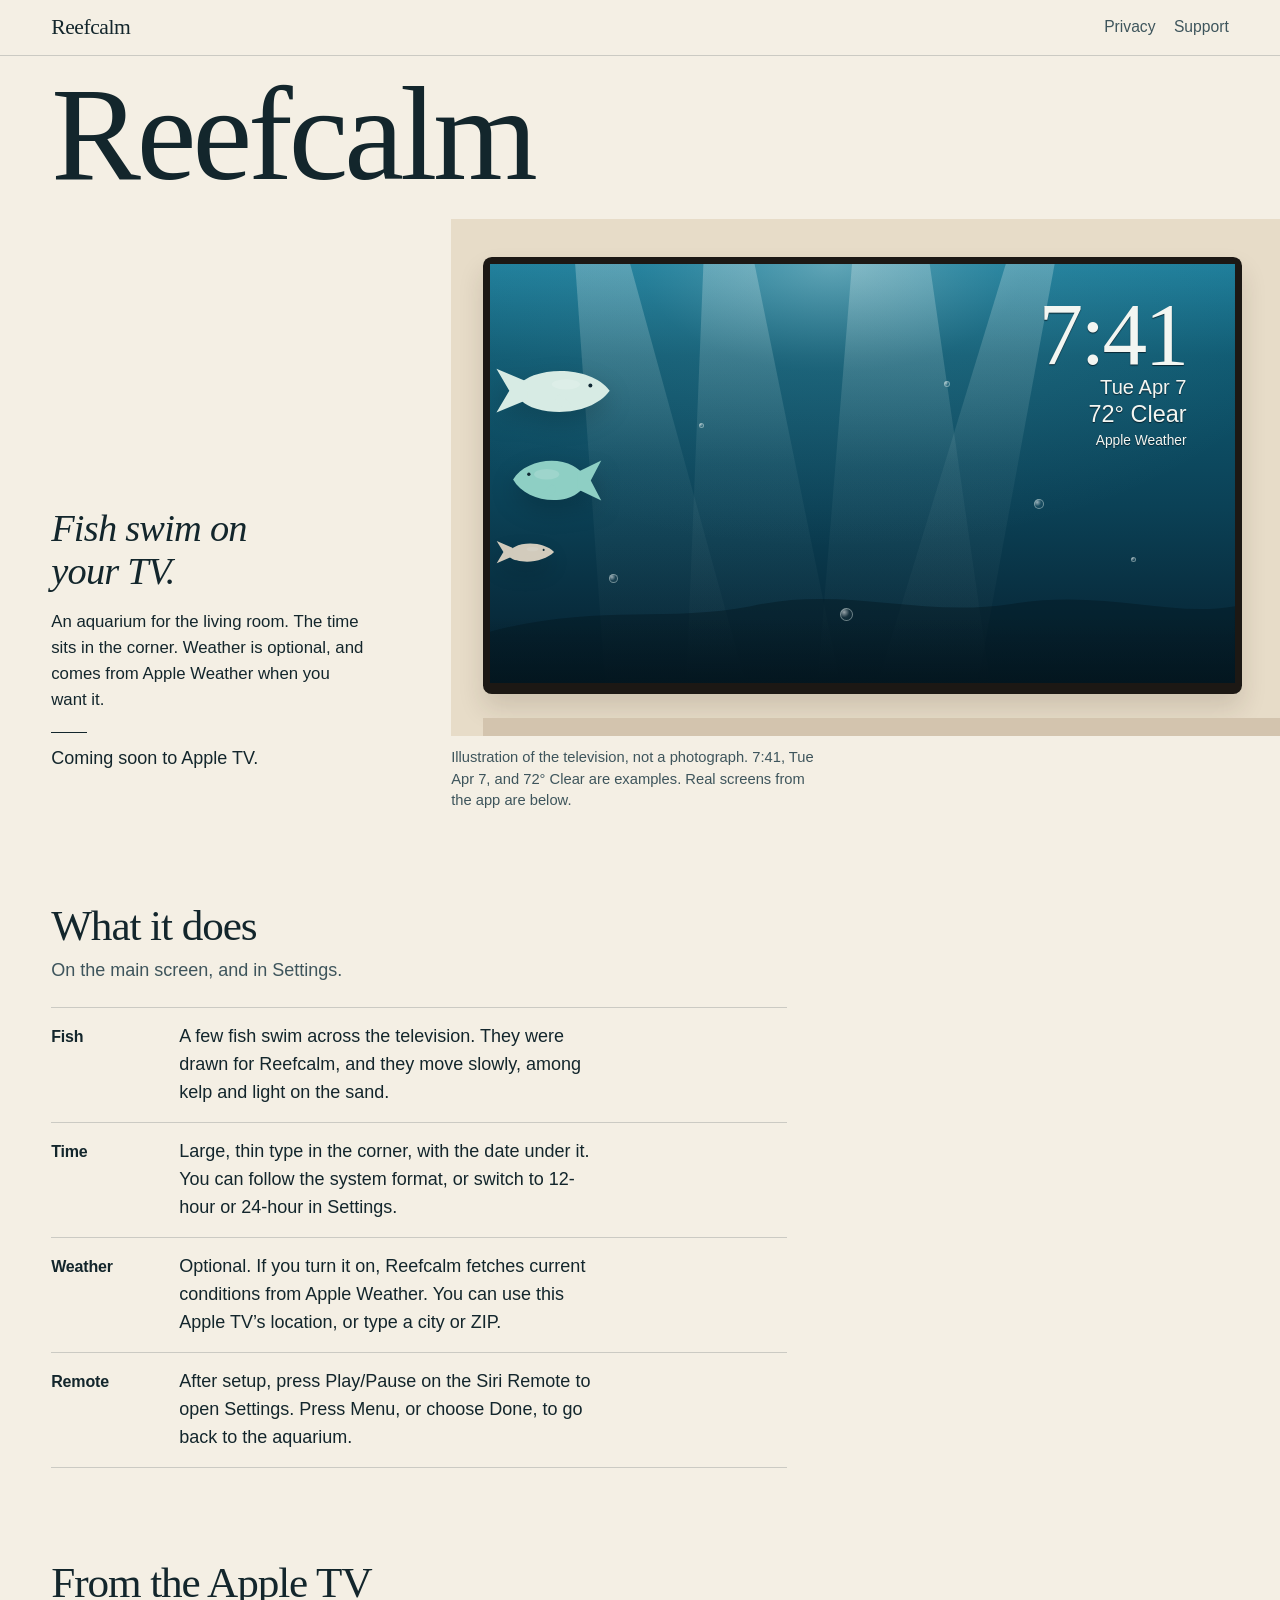
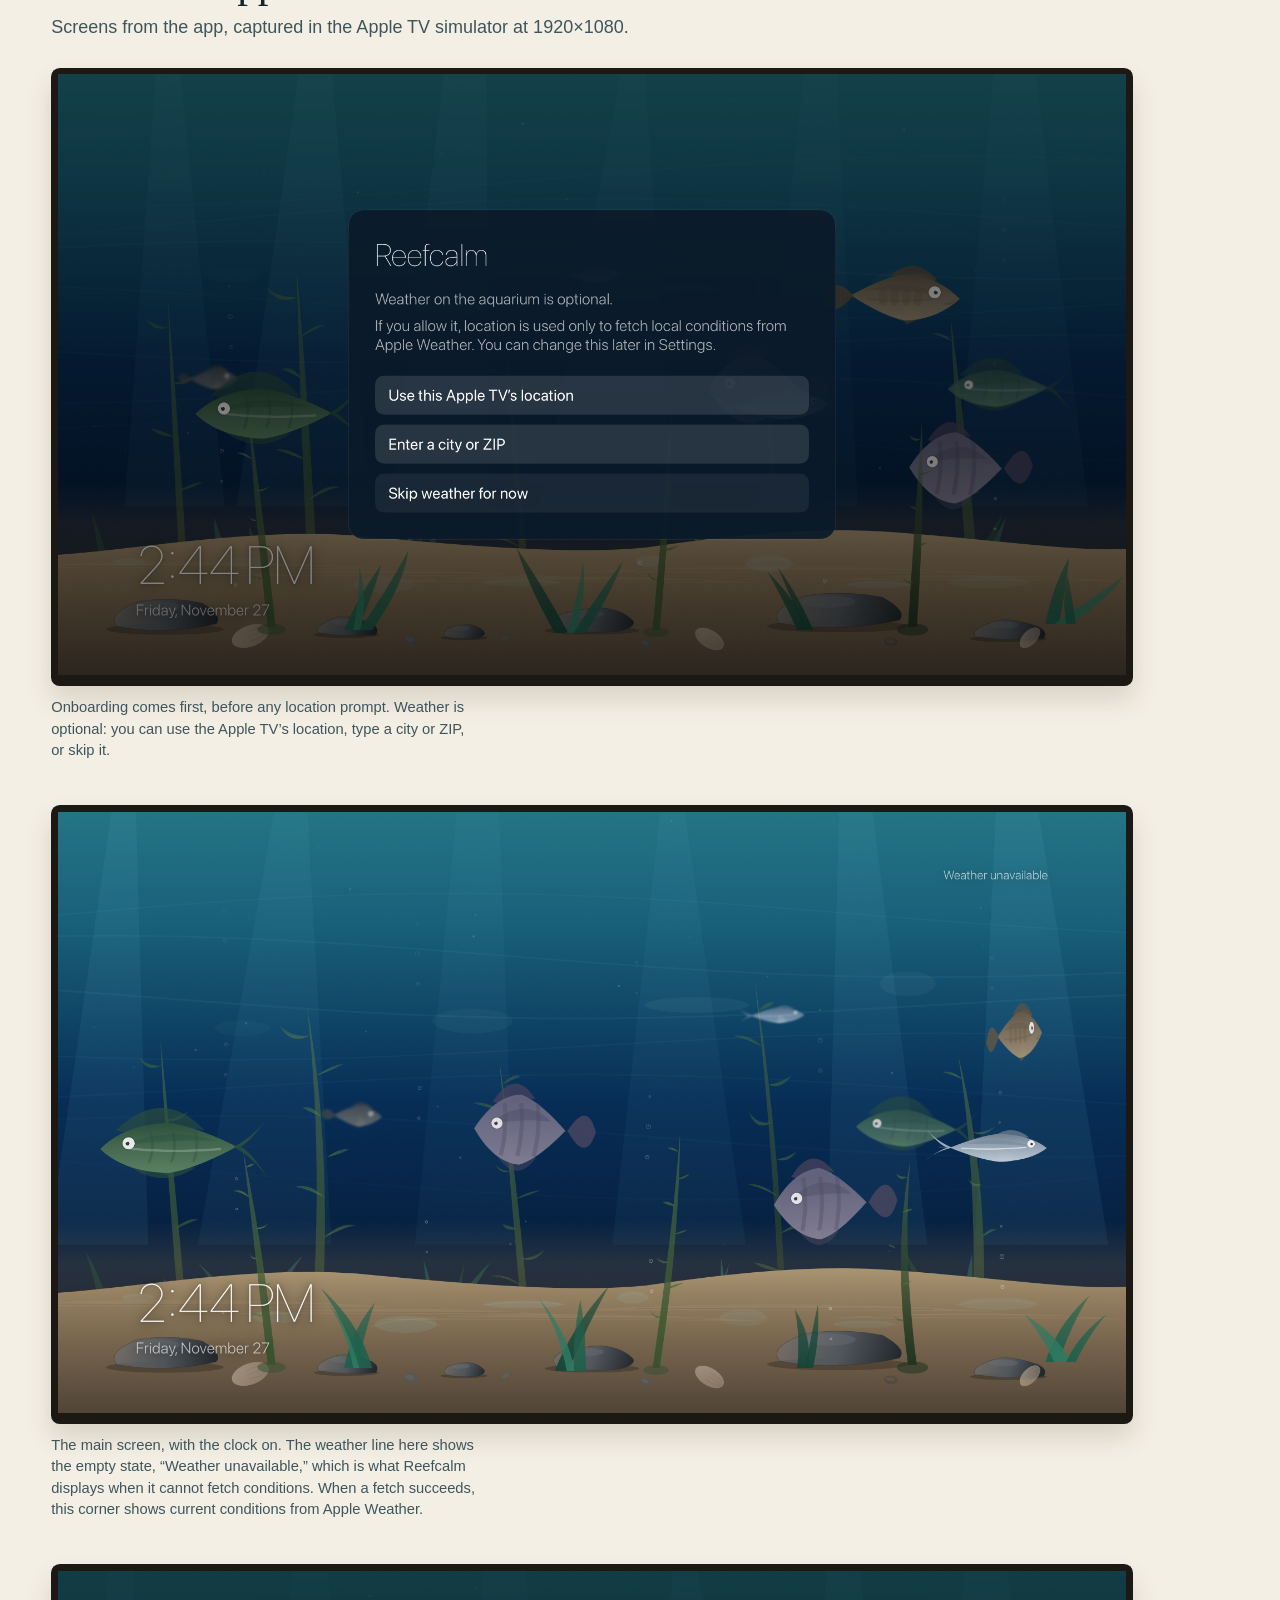
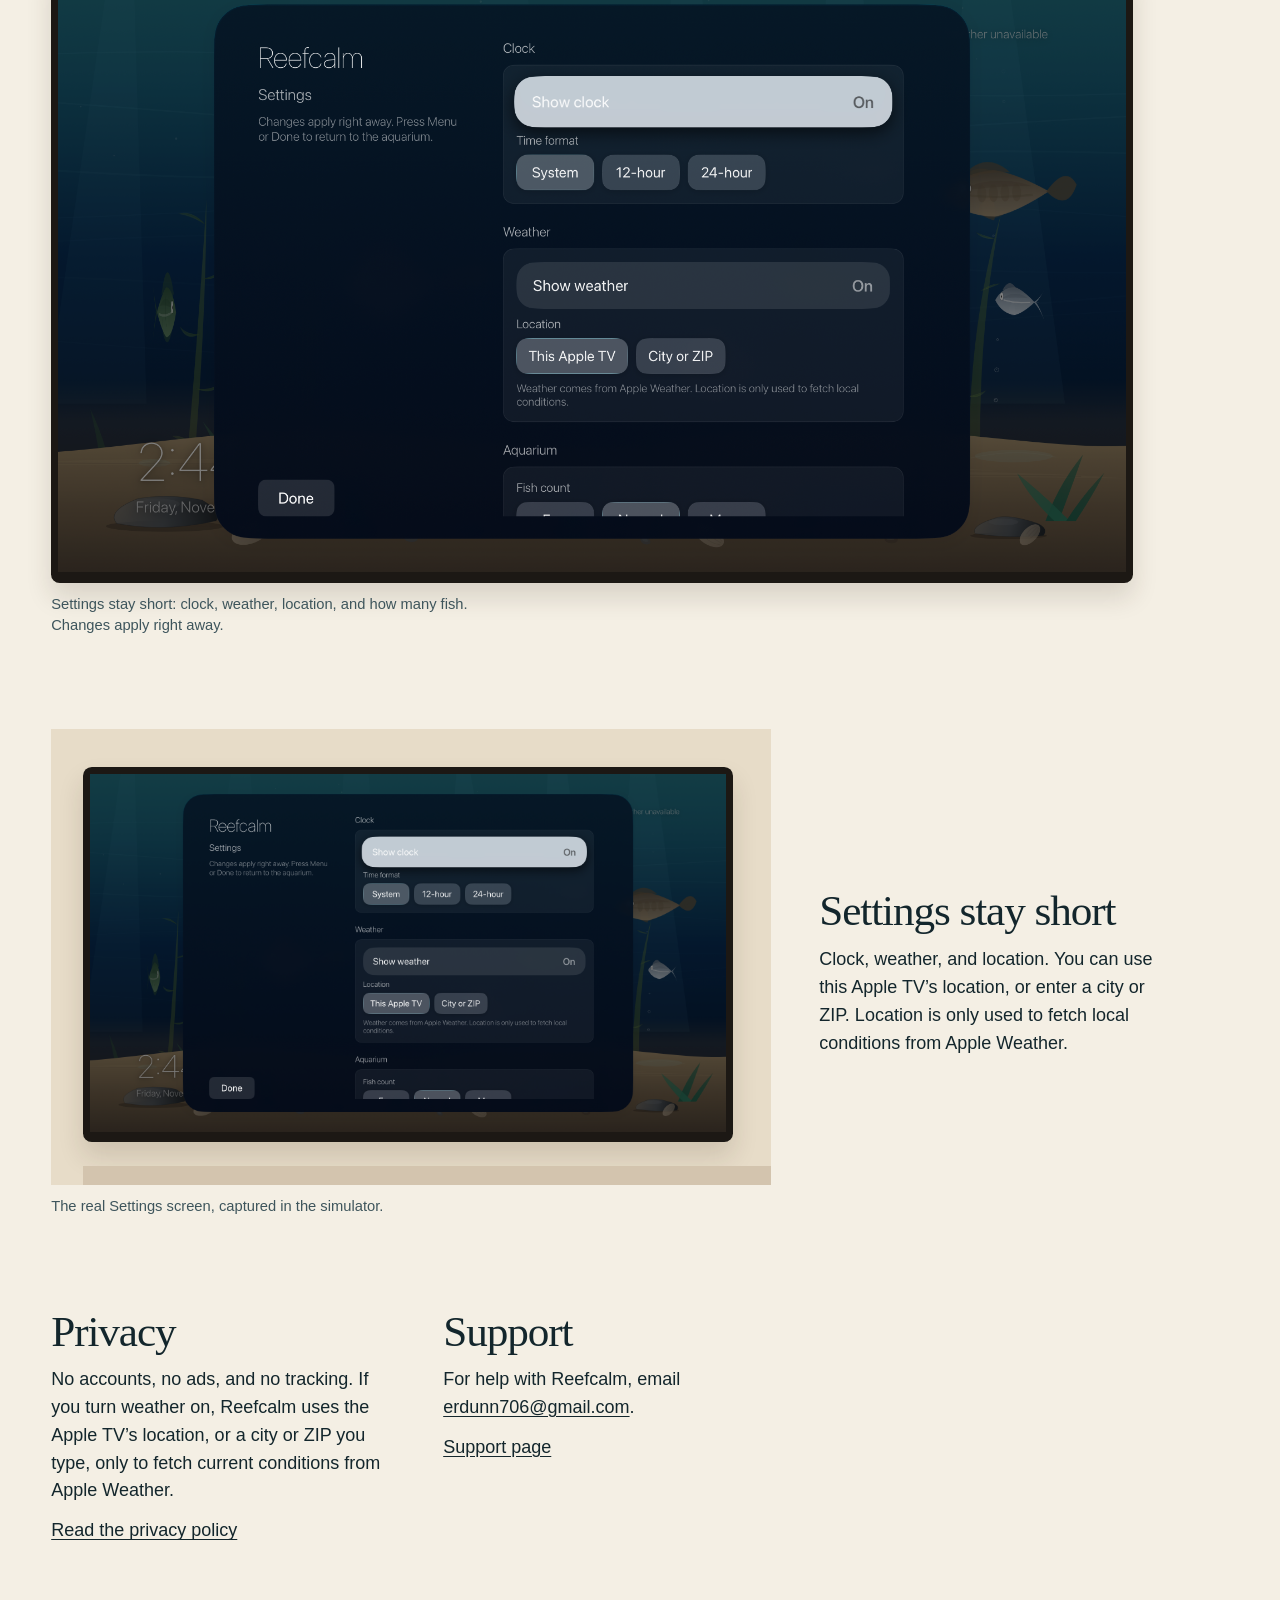
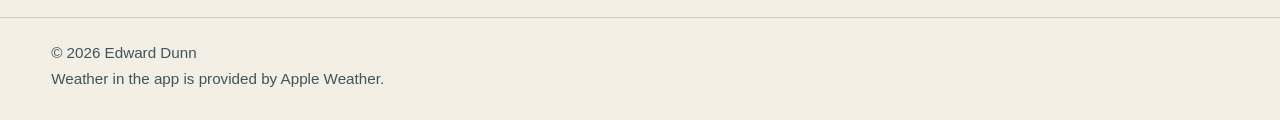
<file: index.html>
<!DOCTYPE html>
<html lang="en">
<head>
  <meta charset="utf-8">
  <meta name="viewport" content="width=device-width, initial-scale=1">
  <meta name="color-scheme" content="light">
  <meta name="theme-color" content="#f4efe4">
  <title>Reefcalm — Fish swim on your TV</title>
  <meta name="description" content="Reefcalm is an aquarium for Apple TV. Fish swim on the screen, the time sits in the corner, and optional weather comes from Apple Weather. Coming soon to Apple TV.">
  <link rel="stylesheet" href="styles.css">
</head>
<body>
  <a class="skip-link" href="#main">Skip to content</a>
  <header class="site-header">
    <nav class="nav" aria-label="Primary">
      <a class="brand" href="index.html" aria-current="page">Reefcalm</a>
      <ul class="nav-links">
        <li><a href="privacy.html">Privacy</a></li>
        <li><a href="support.html">Support</a></li>
      </ul>
    </nav>
  </header>

  <main id="main" tabindex="-1">
    <section class="hero" aria-labelledby="hero-title">
      <p class="name">Reefcalm</p>
      <div class="hero-grid">
        <div class="hero-copy">
          <h1 id="hero-title">Fish swim on your TV.</h1>
          <p class="lede">An aquarium for the living room. The time sits in the corner. Weather is optional, and comes from Apple Weather when you want it.</p>
          <p class="soon">Coming soon to Apple TV.</p>
        </div>

        <figure class="stage">
          <div class="wall">
            <div class="tv">
              <div class="bezel">
                <div class="screen">
                  <div class="tank" aria-hidden="true">
                    <svg class="scene" viewBox="0 0 1600 900" preserveAspectRatio="xMidYMid slice" focusable="false">
                      <defs>
                        <linearGradient id="water" x1="0" y1="0" x2="0" y2="1">
                          <stop offset="0%" stop-color="#1c7d9a"/>
                          <stop offset="22%" stop-color="#0f5a72"/>
                          <stop offset="58%" stop-color="#0b4156"/>
                          <stop offset="100%" stop-color="#061e2c"/>
                        </linearGradient>
                        <radialGradient id="glow" cx="46%" cy="0%" r="68%">
                          <stop offset="0%" stop-color="#e7f6f1" stop-opacity="0.34"/>
                          <stop offset="38%" stop-color="#8ec4cc" stop-opacity="0.1"/>
                          <stop offset="100%" stop-color="#8ec4cc" stop-opacity="0"/>
                        </radialGradient>
                        <linearGradient id="raygrad" x1="0" y1="0" x2="0" y2="1">
                          <stop offset="0%" stop-color="#f4fbf8" stop-opacity="0.38"/>
                          <stop offset="48%" stop-color="#d7efe8" stop-opacity="0.08"/>
                          <stop offset="100%" stop-color="#d7efe8" stop-opacity="0"/>
                        </linearGradient>
                        <linearGradient id="floor" x1="0" y1="0" x2="0" y2="1">
                          <stop offset="0%" stop-color="#041821" stop-opacity="0"/>
                          <stop offset="100%" stop-color="#03141c" stop-opacity="0.72"/>
                        </linearGradient>
                      </defs>
                      <rect width="1600" height="900" fill="url(#water)"/>
                      <rect width="1600" height="900" fill="url(#glow)"/>
                      <g fill="url(#raygrad)">
                        <polygon class="ray ray-1" points="180,-40 290,-40 560,940 250,940"/>
                        <polygon class="ray ray-2" points="460,-40 560,-40 760,940 420,940"/>
                        <polygon class="ray ray-3" points="780,-30 940,-30 1080,940 700,940"/>
                        <polygon class="ray ray-4" points="1120,-40 1220,-40 1040,940 820,940"/>
                      </g>
                      <path fill="#041821" opacity="0.45" d="M0 790 C220 730 380 770 560 735 C760 690 920 760 1120 730 C1320 698 1460 760 1600 735 L1600 900 L0 900 Z"/>
                      <rect y="760" width="1600" height="140" fill="url(#floor)"/>
                    </svg>

                    <div class="swimmer s1">
                      <svg viewBox="0 0 220 110" focusable="false">
                        <path class="fish-body" d="M186 54 C164 24 108 16 68 30 C48 38 40 48 42 54 C40 62 50 76 72 82 C114 94 164 84 186 54 Z"/>
                        <path class="fish-body" d="M58 40 L10 20 L30 54 L10 88 L58 68 Z"/>
                        <path class="fish-fin" d="M108 60 C124 72 136 82 116 80 C102 76 98 66 108 60 Z"/>
                        <ellipse cx="118" cy="44" rx="22" ry="8" fill="#ffffff" opacity="0.16"/>
                        <circle class="fish-eye" cx="156" cy="46" r="3.1"/>
                      </svg>
                    </div>
                    <div class="swimmer s2">
                      <svg class="face-left" viewBox="0 0 220 120" focusable="false">
                        <path class="fish-body" d="M176 60 C156 26 98 14 62 34 C42 46 36 56 38 62 C36 72 50 90 74 96 C112 106 158 92 176 60 Z"/>
                        <path class="fish-body" d="M54 46 L8 24 L28 62 L8 100 L54 78 Z"/>
                        <path class="fish-fin" d="M102 70 C120 84 134 96 112 94 C96 88 88 76 102 70 Z"/>
                        <ellipse cx="112" cy="50" rx="24" ry="10" fill="#ffffff" opacity="0.14"/>
                        <circle class="fish-eye" cx="146" cy="50" r="3.2"/>
                      </svg>
                    </div>
                    <div class="swimmer s3">
                      <svg viewBox="0 0 220 110" focusable="false">
                        <path class="fish-body" d="M172 54 C150 30 98 24 66 40 C50 48 44 52 46 54 C44 60 56 74 72 76 C104 86 150 76 172 54 Z"/>
                        <path class="fish-body" d="M60 42 L18 24 L36 54 L18 84 L60 66 Z"/>
                        <path class="fish-fin" d="M98 60 C112 70 122 78 106 76 C94 72 88 64 98 60 Z"/>
                        <ellipse cx="114" cy="46" rx="16" ry="6" fill="#ffffff" opacity="0.14"/>
                        <circle class="fish-eye" cx="144" cy="48" r="2.7"/>
                      </svg>
                    </div>

                    <span class="bubble b1"></span>
                    <span class="bubble b2"></span>
                    <span class="bubble b3"></span>
                    <span class="bubble b4"></span>
                    <span class="bubble b5"></span>
                    <span class="bubble b6"></span>
                  </div>

                  <div class="hud">
                    <p class="time">7:41</p>
                    <p class="when">Tue Apr 7</p>
                    <p class="wx">72° Clear</p>
                    <p class="credit">Apple Weather</p>
                  </div>
                </div>
              </div>
            </div>
          </div>
          <figcaption>Illustration of the television, not a photograph. 7:41, Tue Apr 7, and 72° Clear are examples. Real screens from the app are below.</figcaption>
        </figure>
      </div>
    </section>

    <section class="block" id="what" aria-labelledby="what-title">
      <h2 id="what-title">What it does</h2>
      <p class="dek">On the main screen, and in Settings.</p>
      <ul class="what-list">
        <li>
          <h3>Fish</h3>
          <p>A few fish swim across the television. They were drawn for Reefcalm, and they move slowly, among kelp and light on the sand.</p>
        </li>
        <li>
          <h3>Time</h3>
          <p>Large, thin type in the corner, with the date under it. You can follow the system format, or switch to 12-hour or 24-hour in Settings.</p>
        </li>
        <li>
          <h3>Weather</h3>
          <p>Optional. If you turn it on, Reefcalm fetches current conditions from Apple Weather. You can use this Apple TV’s location, or type a city or ZIP.</p>
        </li>
        <li>
          <h3>Remote</h3>
          <p>After setup, press Play/Pause on the Siri Remote to open Settings. Press Menu, or choose Done, to go back to the aquarium.</p>
        </li>
      </ul>
    </section>

    <section class="block shots-block" id="screens" aria-labelledby="screens-title">
      <h2 id="screens-title">From the Apple TV</h2>
      <p class="dek">Screens from the app, captured in the Apple TV simulator at 1920×1080.</p>
      <ul class="shot-list">
        <li>
          <figure class="shot">
            <div class="bezel">
              <img src="shots/onboarding.png" width="1920" height="1080" alt="Reefcalm onboarding on the aquarium. The panel explains that weather is optional, and offers Use this Apple TV’s location, Enter a city or ZIP, or Skip weather for now. The clock in the corner reads 2:44 PM, Friday, November 27.">
            </div>
            <figcaption>Onboarding comes first, before any location prompt. Weather is optional: you can use the Apple TV’s location, type a city or ZIP, or skip it.</figcaption>
          </figure>
        </li>
        <li>
          <figure class="shot">
            <div class="bezel">
              <img src="shots/aquarium.png" width="1920" height="1080" alt="The Reefcalm aquarium filling the television: fish and kelp over sand, the clock at 2:44 PM, Friday, November 27, and the words Weather unavailable in the upper right.">
            </div>
            <figcaption>The main screen, with the clock on. The weather line here shows the empty state, “Weather unavailable,” which is what Reefcalm displays when it cannot fetch conditions. When a fetch succeeds, this corner shows current conditions from Apple Weather.</figcaption>
          </figure>
        </li>
        <li>
          <figure class="shot">
            <div class="bezel">
              <img src="shots/settings.png" width="1920" height="1080" alt="Reefcalm Settings over the aquarium. Show clock is on, with System, 12-hour, and 24-hour time formats. Show weather is on, with a choice of This Apple TV or City or ZIP. A note says weather comes from Apple Weather, and location is only used to fetch local conditions. Fish count is partly visible at the bottom.">
            </div>
            <figcaption>Settings stay short: clock, weather, location, and how many fish. Changes apply right away.</figcaption>
          </figure>
        </li>
      </ul>
    </section>

    <section class="block settings" id="settings" aria-labelledby="settings-title">
      <div class="settings-copy">
        <h2 id="settings-title">Settings stay short</h2>
        <p>Clock, weather, and location. You can use this Apple TV’s location, or enter a city or ZIP. Location is only used to fetch local conditions from Apple Weather.</p>
      </div>
      <figure class="stage stage-small">
        <div class="wall wall-small">
          <div class="tv">
            <div class="bezel">
              <img class="shot-in-tv" src="shots/settings.png" width="1920" height="1080" alt="Reefcalm Settings over the aquarium, showing clock, weather, and location controls.">
            </div>
          </div>
        </div>
        <figcaption>The real Settings screen, captured in the simulator.</figcaption>
      </figure>
    </section>

    <div class="block notes">
      <section id="privacy" aria-labelledby="privacy-title">
        <h2 id="privacy-title">Privacy</h2>
        <p>No accounts, no ads, and no tracking. If you turn weather on, Reefcalm uses the Apple TV’s location, or a city or ZIP you type, only to fetch current conditions from Apple Weather.</p>
        <p><a href="privacy.html">Read the privacy policy</a></p>
      </section>
      <section id="support" aria-labelledby="support-title">
        <h2 id="support-title">Support</h2>
        <p>For help with Reefcalm, email <a href="mailto:erdunn706@gmail.com">erdunn706@gmail.com</a>.</p>
        <p><a href="support.html">Support page</a></p>
      </section>
    </div>
  </main>

  <footer class="site-footer">
    <div class="footer-inner">
      <p>© 2026 Edward Dunn</p>
      <p>Weather in the app is provided by Apple Weather.</p>
    </div>
  </footer>
</body>
</html>
</file>
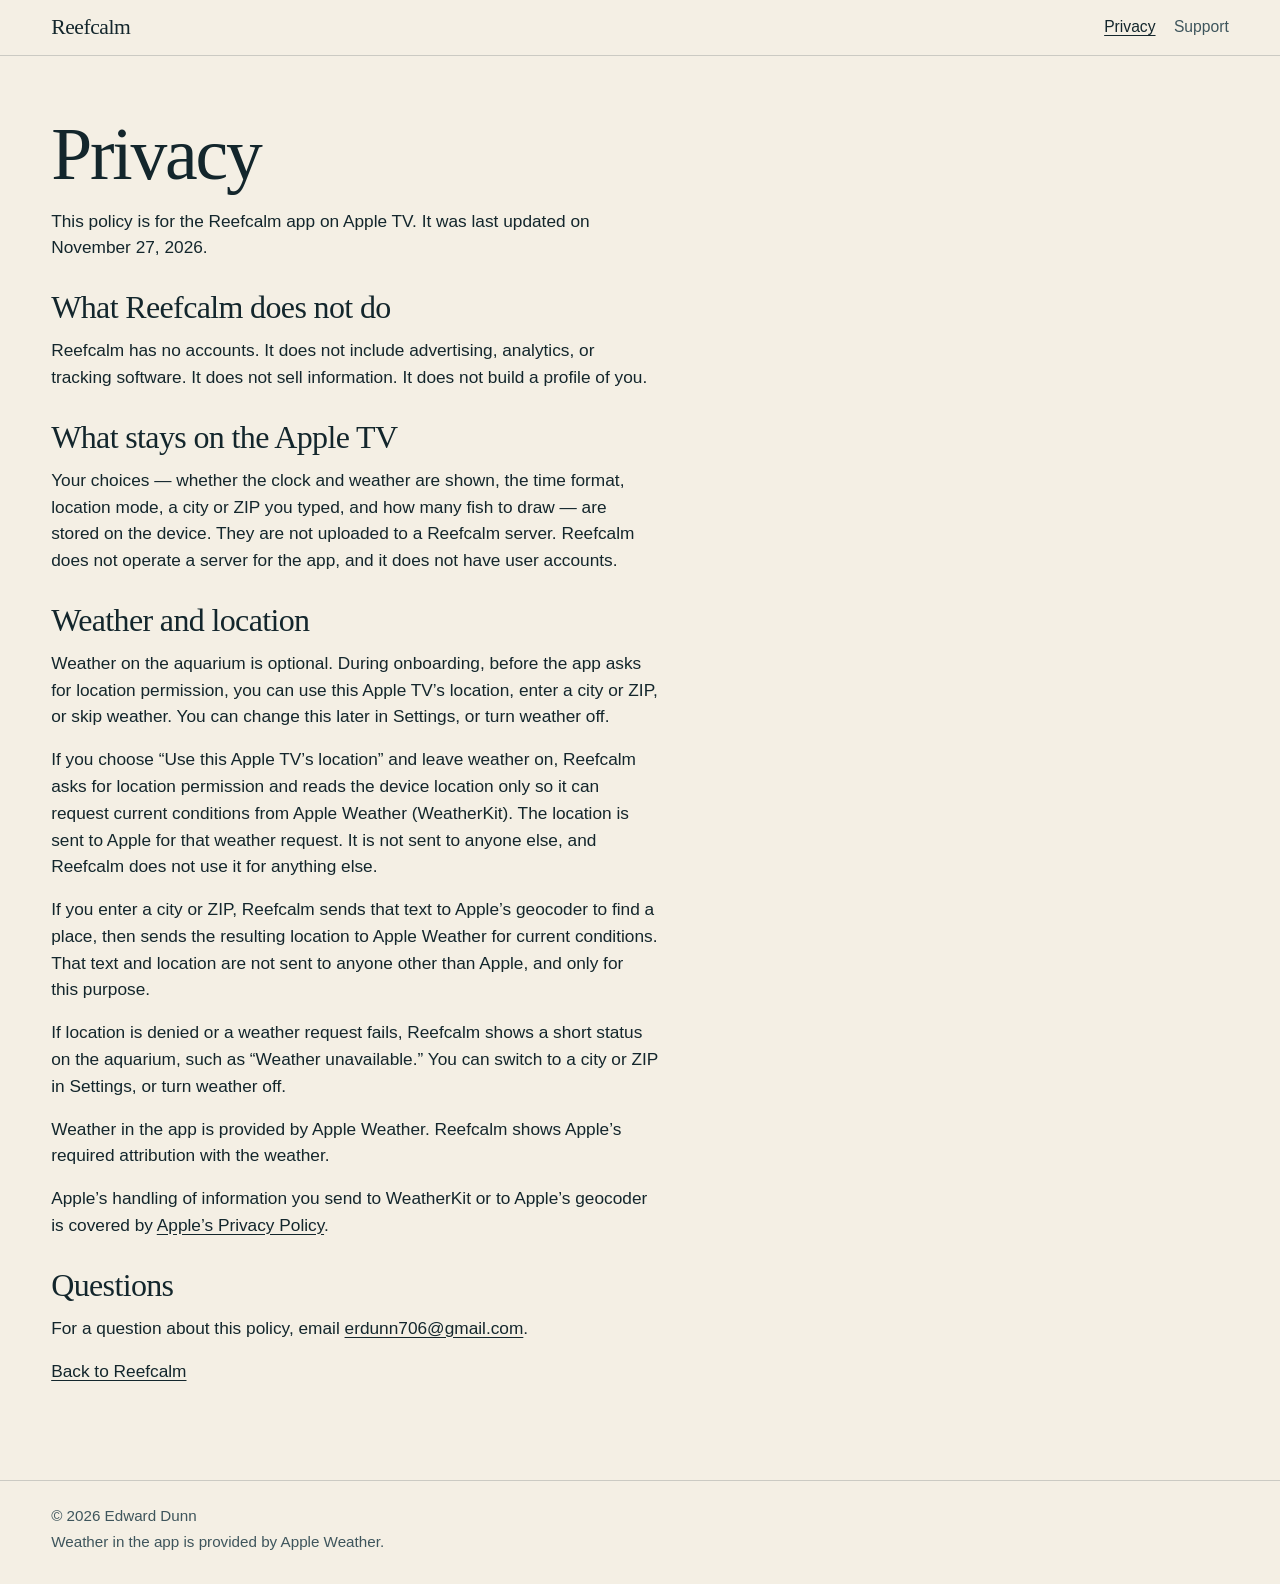
<file: privacy.html>
<!DOCTYPE html>
<html lang="en">
<head>
  <meta charset="utf-8">
  <meta name="viewport" content="width=device-width, initial-scale=1">
  <meta name="color-scheme" content="light">
  <meta name="theme-color" content="#f4efe4">
  <title>Privacy — Reefcalm</title>
  <meta name="description" content="Reefcalm has no accounts, no ads, and no tracking. Location is used only to fetch local weather from Apple Weather, if you turn weather on.">
  <link rel="stylesheet" href="styles.css">
</head>
<body>
  <a class="skip-link" href="#main">Skip to content</a>
  <header class="site-header">
    <nav class="nav" aria-label="Primary">
      <a class="brand" href="index.html">Reefcalm</a>
      <ul class="nav-links">
        <li><a href="privacy.html" aria-current="page">Privacy</a></li>
        <li><a href="support.html">Support</a></li>
      </ul>
    </nav>
  </header>

  <main id="main" class="sheet" tabindex="-1">
    <h1>Privacy</h1>
    <p>This policy is for the Reefcalm app on Apple TV. It was last updated on November 27, 2026.</p>

    <h2>What Reefcalm does not do</h2>
    <p>Reefcalm has no accounts. It does not include advertising, analytics, or tracking software. It does not sell information. It does not build a profile of you.</p>

    <h2>What stays on the Apple TV</h2>
    <p>Your choices — whether the clock and weather are shown, the time format, location mode, a city or ZIP you typed, and how many fish to draw — are stored on the device. They are not uploaded to a Reefcalm server. Reefcalm does not operate a server for the app, and it does not have user accounts.</p>

    <h2>Weather and location</h2>
    <p>Weather on the aquarium is optional. During onboarding, before the app asks for location permission, you can use this Apple TV’s location, enter a city or ZIP, or skip weather. You can change this later in Settings, or turn weather off.</p>
    <p>If you choose “Use this Apple TV’s location” and leave weather on, Reefcalm asks for location permission and reads the device location only so it can request current conditions from Apple Weather (WeatherKit). The location is sent to Apple for that weather request. It is not sent to anyone else, and Reefcalm does not use it for anything else.</p>
    <p>If you enter a city or ZIP, Reefcalm sends that text to Apple’s geocoder to find a place, then sends the resulting location to Apple Weather for current conditions. That text and location are not sent to anyone other than Apple, and only for this purpose.</p>
    <p>If location is denied or a weather request fails, Reefcalm shows a short status on the aquarium, such as “Weather unavailable.” You can switch to a city or ZIP in Settings, or turn weather off.</p>
    <p>Weather in the app is provided by Apple Weather. Reefcalm shows Apple’s required attribution with the weather.</p>
    <p>Apple’s handling of information you send to WeatherKit or to Apple’s geocoder is covered by <a href="https://www.apple.com/legal/privacy/">Apple’s Privacy Policy</a>.</p>

    <h2>Questions</h2>
    <p>For a question about this policy, email <a href="mailto:erdunn706@gmail.com">erdunn706@gmail.com</a>.</p>
    <p><a href="index.html">Back to Reefcalm</a></p>
  </main>

  <footer class="site-footer">
    <div class="footer-inner">
      <p>© 2026 Edward Dunn</p>
      <p>Weather in the app is provided by Apple Weather.</p>
    </div>
  </footer>
</body>
</html>
</file>
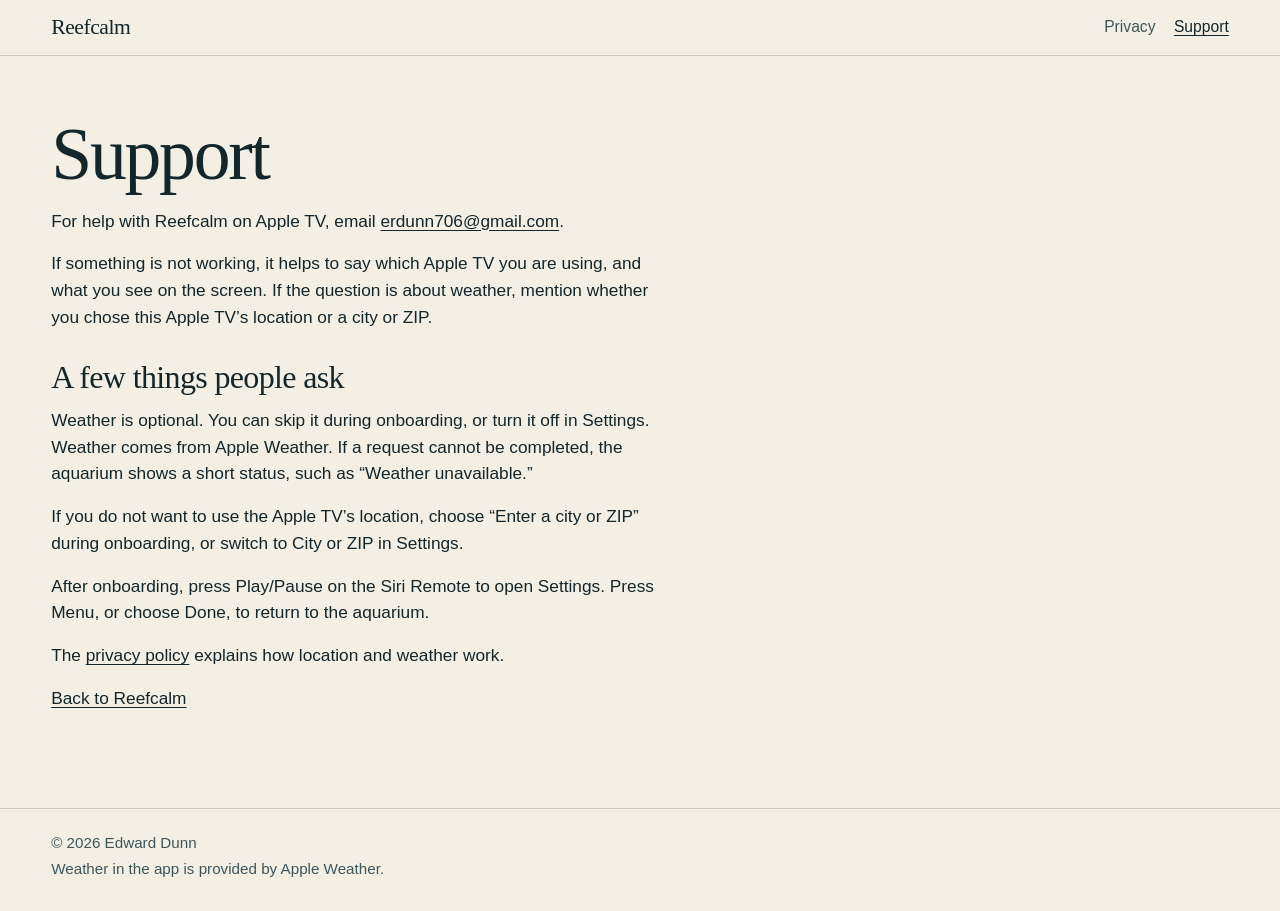
<file: support.html>
<!DOCTYPE html>
<html lang="en">
<head>
  <meta charset="utf-8">
  <meta name="viewport" content="width=device-width, initial-scale=1">
  <meta name="color-scheme" content="light">
  <meta name="theme-color" content="#f4efe4">
  <title>Support — Reefcalm</title>
  <meta name="description" content="Help with Reefcalm on Apple TV. Email erdunn706@gmail.com.">
  <link rel="stylesheet" href="styles.css">
</head>
<body>
  <a class="skip-link" href="#main">Skip to content</a>
  <header class="site-header">
    <nav class="nav" aria-label="Primary">
      <a class="brand" href="index.html">Reefcalm</a>
      <ul class="nav-links">
        <li><a href="privacy.html">Privacy</a></li>
        <li><a href="support.html" aria-current="page">Support</a></li>
      </ul>
    </nav>
  </header>

  <main id="main" class="sheet" tabindex="-1">
    <h1>Support</h1>
    <p>For help with Reefcalm on Apple TV, email <a href="mailto:erdunn706@gmail.com">erdunn706@gmail.com</a>.</p>
    <p>If something is not working, it helps to say which Apple TV you are using, and what you see on the screen. If the question is about weather, mention whether you chose this Apple TV’s location or a city or ZIP.</p>

    <h2>A few things people ask</h2>
    <p>Weather is optional. You can skip it during onboarding, or turn it off in Settings. Weather comes from Apple Weather. If a request cannot be completed, the aquarium shows a short status, such as “Weather unavailable.”</p>
    <p>If you do not want to use the Apple TV’s location, choose “Enter a city or ZIP” during onboarding, or switch to City or ZIP in Settings.</p>
    <p>After onboarding, press Play/Pause on the Siri Remote to open Settings. Press Menu, or choose Done, to return to the aquarium.</p>
    <p>The <a href="privacy.html">privacy policy</a> explains how location and weather work.</p>
    <p><a href="index.html">Back to Reefcalm</a></p>
  </main>

  <footer class="site-footer">
    <div class="footer-inner">
      <p>© 2026 Edward Dunn</p>
      <p>Weather in the app is provided by Apple Weather.</p>
    </div>
  </footer>
</body>
</html>
</file>
<file: styles.css>
:root {
  --paper: #f4efe4;
  --ink: #13262c;
  --muted: #3e555c;
  --rule: rgba(19, 38, 44, 0.18);
  --plaster: #e7dcc8;
  --floor: #d3c4ae;
  --bezel: #1c1814;
  --display: Didot, "Bodoni MT", "Bodoni 72", "Didot LT STD", "Hoefler Text", Georgia, "Times New Roman", serif;
  --sans: "Avenir Next", Avenir, "Segoe UI", "Helvetica Neue", Helvetica, Arial, sans-serif;
  --pad: clamp(1.15rem, 4vw, 3.25rem);
}

*,
*::before,
*::after {
  box-sizing: border-box;
}

html {
  scroll-behavior: smooth;
}

body {
  display: flex;
  flex-direction: column;
  margin: 0;
  min-height: 100vh;
  background: var(--paper);
  color: var(--ink);
  font: 18px/1.55 var(--sans);
  text-rendering: optimizeLegibility;
  -webkit-font-smoothing: antialiased;
}

::selection {
  background: #1d4c56;
  color: var(--paper);
}

:focus-visible {
  outline: 2px solid var(--ink);
  outline-offset: 3px;
}

a {
  color: var(--ink);
}

a:visited {
  color: var(--ink);
}

img,
svg {
  max-width: 100%;
}

.skip-link {
  position: absolute;
  left: var(--pad);
  top: -4rem;
  z-index: 20;
  padding: 0.55rem 0.8rem;
  background: var(--ink);
  color: var(--paper);
  font-weight: 600;
  text-decoration: none;
}

.skip-link:focus {
  top: 0.75rem;
}

main {
  flex: 1 0 auto;
}

main:focus {
  outline: none;
}

section[id] {
  scroll-margin-top: 1.5rem;
}

p {
  text-wrap: pretty;
}

/* Header */

.site-header {
  background: var(--paper);
  border-bottom: 1px solid var(--rule);
}

.nav {
  display: flex;
  flex-wrap: wrap;
  align-items: center;
  justify-content: space-between;
  gap: 0.25rem 1.25rem;
  padding: 0.35rem var(--pad);
}

.brand {
  display: inline-flex;
  align-items: center;
  min-height: 44px;
  color: var(--ink);
  font-family: var(--display);
  font-size: 1.35rem;
  font-weight: 500;
  letter-spacing: -0.02em;
  text-decoration: none;
}

.nav-links {
  display: flex;
  flex-wrap: wrap;
  gap: 0.15rem 1.15rem;
  margin: 0;
  padding: 0;
  list-style: none;
}

.nav-links a {
  display: inline-flex;
  align-items: center;
  min-height: 44px;
  color: var(--muted);
  font-size: 0.98rem;
  text-decoration: none;
}

.nav-links a:hover,
.nav-links a:focus-visible,
.nav-links a[aria-current="page"] {
  color: var(--ink);
  text-decoration: underline;
  text-underline-offset: 0.22em;
}

.brand[aria-current="page"] {
  text-decoration: none;
}

/* Masthead */

.hero {
  padding: 1.35rem var(--pad) 0;
}

.name {
  margin: 0;
  font-family: var(--display);
  font-size: clamp(3.05rem, 11.2vw, 8.4rem);
  font-weight: 500;
  line-height: 0.84;
  letter-spacing: -0.03em;
  hyphens: none;
}

.hero-grid {
  display: grid;
  gap: 1.75rem;
  margin-top: 1.4rem;
}

.hero h1 {
  margin: 0;
  max-width: 12ch;
  font-family: var(--display);
  font-size: clamp(1.75rem, 3vw, 2.45rem);
  font-style: italic;
  font-weight: 500;
  line-height: 1.12;
  letter-spacing: -0.02em;
}

.lede {
  margin: 1rem 0 0;
  max-width: 34ch;
  font-size: 1.05rem;
}

.soon {
  margin: 1.2rem 0 0;
}

.soon::before {
  content: "";
  display: block;
  width: 2.25rem;
  height: 1px;
  margin-bottom: 0.75rem;
  background: var(--ink);
}

.stage {
  margin: 0;
}

.wall {
  background: var(--plaster);
  padding: 1.6rem var(--pad) 0;
  margin-inline: calc(var(--pad) * -1);
}

.wall::after {
  content: "";
  display: block;
  height: 1.15rem;
  margin-top: 1.5rem;
  background: var(--floor);
}

.bezel {
  background: var(--bezel);
  padding: 0.42rem 0.42rem 0.68rem;
  border-radius: 0.55rem;
  box-shadow: 0 14px 26px rgba(48, 32, 18, 0.14);
}

.screen {
  position: relative;
  aspect-ratio: 16 / 9;
  overflow: hidden;
  background: #06202e;
  container-type: inline-size;
}

.stage figcaption {
  margin: 0.7rem 0 0;
  max-width: 46ch;
  color: var(--muted);
  font-size: 0.92rem;
  line-height: 1.45;
}

.hud {
  position: absolute;
  z-index: 3;
  top: 8%;
  right: 6.5%;
  max-width: 62%;
  color: #f3f6f2;
  text-align: right;
  text-shadow: 0 1px 1px rgba(4, 16, 24, 0.7);
}

.time {
  margin: 0;
  font-family: var(--display);
  font-size: 12cqw;
  font-weight: 400;
  line-height: 0.8;
  letter-spacing: -0.03em;
  font-variant-numeric: tabular-nums;
}

.when,
.wx,
.credit {
  margin: 0;
  font-family: var(--sans);
  font-weight: 500;
}

.when {
  margin-top: 0.35em;
  font-size: max(0.78rem, 2.7cqw);
  line-height: 1.15;
}

.wx {
  margin-top: 0.06em;
  font-size: max(0.9rem, 3.15cqw);
  line-height: 1.15;
}

.credit {
  margin-top: 0.4em;
  font-size: max(0.68rem, 1.85cqw);
  font-weight: 500;
  line-height: 1.15;
}

/* Aquarium — keep this motion as it is */

.tank {
  position: absolute;
  inset: 0;
  z-index: 1;
  overflow: hidden;
  background: #06202e;
}

.scene {
  position: absolute;
  inset: 0;
  display: block;
  width: 100%;
  height: 100%;
}

.ray {
  opacity: 0.72;
  transform-box: fill-box;
  transform-origin: 50% 0%;
  animation: ray 14s ease-in-out infinite alternate;
}

.ray-2 { animation-duration: 18s; animation-delay: -4s; }
.ray-3 { animation-duration: 15s; animation-delay: -8s; }
.ray-4 { animation-duration: 20s; animation-delay: -2s; }

.swimmer {
  position: absolute;
  left: 0;
  z-index: 1;
}

.swimmer svg {
  display: block;
  width: 100%;
  height: auto;
  overflow: visible;
  filter: drop-shadow(0 10px 12px rgba(0, 0, 0, 0.18));
}

.fish-body { fill: currentColor; }
.fish-fin { fill: currentColor; opacity: 0.7; }
.fish-eye { fill: #102833; }

.s1 {
  top: 22%;
  width: 19%;
  color: #d7ebe4;
  animation: swim-right 62s linear infinite;
  animation-delay: -12s;
}

.s2 {
  top: 44%;
  width: 15.5%;
  color: #8ecfc4;
  animation: swim-left 76s linear infinite;
  animation-delay: -36s;
}

.s3 {
  top: 64%;
  width: 11%;
  color: #e4d8c6;
  opacity: 0.92;
  animation: swim-right 54s linear infinite;
  animation-delay: -24s;
}

.face-left {
  transform: scaleX(-1);
  transform-origin: center;
}

.bubble {
  position: absolute;
  z-index: 2;
  border-radius: 50%;
  opacity: 0.8;
  background:
    radial-gradient(circle at 32% 32%, rgba(255, 255, 255, 0.72), rgba(255, 255, 255, 0.08) 42%, rgba(255, 255, 255, 0.02) 70%);
  box-shadow: inset 0 0 0 1px rgba(236, 248, 244, 0.55);
  animation: rise linear infinite;
}

.b1 { left: 16%; top: 74%; width: 9px; height: 9px; animation-duration: 19s; animation-delay: -2s; }
.b2 { left: 28%; top: 38%; width: 5px; height: 5px; animation-duration: 24s; animation-delay: -11s; }
.b3 { left: 47%; top: 82%; width: 13px; height: 13px; animation-duration: 22s; animation-delay: -6s; }
.b4 { left: 61%; top: 28%; width: 6px; height: 6px; animation-duration: 27s; animation-delay: -16s; }
.b5 { left: 73%; top: 56%; width: 10px; height: 10px; animation-duration: 21s; animation-delay: -9s; }
.b6 { left: 86%; top: 70%; width: 5px; height: 5px; animation-duration: 18s; animation-delay: -4s; }

@keyframes ray {
  from { opacity: 0.42; transform: rotate(-1.1deg) scaleX(0.96); }
  to { opacity: 0.95; transform: rotate(1.1deg) scaleX(1.05); }
}

@keyframes swim-right {
  0% { transform: translate3d(-30%, 0, 0); opacity: 0; }
  8% { opacity: 1; }
  28% { transform: translate3d(90%, -12px, 0); opacity: 1; }
  52% { transform: translate3d(230%, 8px, 0); opacity: 1; }
  76% { transform: translate3d(370%, -8px, 0); opacity: 1; }
  92% { opacity: 1; }
  100% { transform: translate3d(540%, 0, 0); opacity: 0; }
}

@keyframes swim-left {
  0% { transform: translate3d(640%, 0, 0); opacity: 0; }
  8% { opacity: 1; }
  30% { transform: translate3d(430%, 10px, 0); opacity: 1; }
  55% { transform: translate3d(230%, -8px, 0); opacity: 1; }
  80% { transform: translate3d(40%, 6px, 0); opacity: 1; }
  92% { opacity: 1; }
  100% { transform: translate3d(-40%, 0, 0); opacity: 0; }
}

@keyframes rise {
  0% { top: 96%; opacity: 0; transform: translateX(0); }
  14% { opacity: 0.85; }
  50% { transform: translateX(7px); }
  100% { top: -8%; opacity: 0; transform: translateX(-5px); }
}

/* Lower page */

.block {
  width: min(46rem, calc(100% - 2 * var(--pad)));
  margin: clamp(3.5rem, 8vw, 5.75rem) 0 0 var(--pad);
}

.block h2 {
  margin: 0;
  font-family: var(--display);
  font-size: clamp(2rem, 4vw, 2.7rem);
  font-weight: 500;
  letter-spacing: -0.025em;
  line-height: 1.05;
}

.dek {
  margin: 0.55rem 0 0;
  color: var(--muted);
}

.what-list {
  margin: 1.35rem 0 0;
  padding: 0;
  list-style: none;
  border-bottom: 1px solid var(--rule);
}

.what-list li {
  display: grid;
  gap: 0.2rem 1.5rem;
  padding: 0.95rem 0;
  border-top: 1px solid var(--rule);
}

.what-list h3 {
  margin: 0;
  font-family: var(--sans);
  font-size: 1rem;
  font-weight: 600;
  letter-spacing: -0.01em;
}

.what-list p,
.settings-copy p,
.notes p {
  margin: 0;
  max-width: 42ch;
}

.notes p + p,
.settings-copy p {
  margin-top: 0.75rem;
}

.settings {
  width: min(68rem, calc(100% - 2 * var(--pad)));
}

.settings-copy p {
  margin-top: 0.8rem;
  max-width: 36ch;
}

.wall-small {
  margin-inline: 0;
  padding: 1.25rem 1.15rem 0;
}

.stage-small {
  margin-top: 1.5rem;
}

.settings-screen {
  position: absolute;
  inset: 0;
  display: flex;
  flex-direction: column;
  justify-content: center;
  padding: 0 8%;
  background: #10262c;
  color: #f4efe4;
}

.set-name {
  margin: 0 0 0.35em;
  font-family: var(--display);
  font-size: max(1.35rem, 6.5cqw);
  font-weight: 500;
  letter-spacing: -0.02em;
}

.set-rows {
  margin: 0;
  padding: 0;
  list-style: none;
}

.set-rows li {
  display: flex;
  justify-content: space-between;
  gap: 1rem;
  padding: 0.42em 0;
  border-top: 1px solid rgba(244, 239, 228, 0.28);
  font-size: max(0.95rem, 3.8cqw);
}

.set-rows li:last-child {
  border-bottom: 1px solid rgba(244, 239, 228, 0.28);
}

.notes {
  display: grid;
  gap: 2.25rem;
  width: min(46rem, calc(100% - 2 * var(--pad)));
  margin-bottom: clamp(3rem, 7vw, 4.5rem);
}

.notes h2 {
  margin-bottom: 0.7rem;
}

.notes a {
  text-underline-offset: 0.18em;
}

/* Privacy page */

.sheet {
  width: min(38rem, calc(100% - 2 * var(--pad)));
  margin: 0 0 clamp(3rem, 8vw, 5rem) var(--pad);
  padding-top: clamp(2.5rem, 6vw, 4rem);
}

.sheet h1 {
  margin: 0 0 1.1rem;
  font-family: var(--display);
  font-size: clamp(3rem, 7vw, 4.6rem);
  font-weight: 500;
  letter-spacing: -0.03em;
  line-height: 0.95;
}

.sheet p {
  margin: 0 0 1rem;
  font-size: 1.08rem;
}

.sheet a {
  text-underline-offset: 0.18em;
}

/* Footer */

.site-footer {
  margin-top: auto;
  border-top: 1px solid var(--rule);
  padding: 1.25rem var(--pad) 1.75rem;
}

.footer-inner {
  width: min(46rem, 100%);
}

.site-footer p {
  margin: 0.15rem 0;
  color: var(--muted);
  font-size: 0.95rem;
}

@media (min-width: 720px) {
  .what-list li {
    grid-template-columns: 6.5rem 1fr;
    align-items: baseline;
  }
}

@media (min-width: 980px) {
  .hero {
    padding-right: 0;
  }

  .name {
    padding-right: var(--pad);
  }

  .hero-grid {
    grid-template-columns: minmax(16rem, 22rem) minmax(0, 1fr);
    gap: 2.5rem 3rem;
    align-items: end;
    margin-top: 1.75rem;
  }

  .hero-copy {
    padding-bottom: 2.4rem;
  }

  .wall {
    margin-inline: 0;
    padding: 2.4rem 0 0 2rem;
  }

  .bezel {
    margin-right: clamp(1.1rem, 3vw, 2.6rem);
  }

  .settings {
    display: grid;
    grid-template-columns: minmax(0, 1.2fr) minmax(16rem, 22rem);
    gap: 2rem 3rem;
    align-items: center;
    width: min(70rem, calc(100% - 2 * var(--pad)));
  }

  .stage-small {
    margin-top: 0;
    order: -1;
  }

  .notes {
    grid-template-columns: 1fr 1fr;
    gap: 2rem 3rem;
    align-items: start;
  }
}

@media (prefers-reduced-motion: reduce) {
  html { scroll-behavior: auto; }

  *,
  *::before,
  *::after {
    animation: none !important;
    transition: none !important;
  }

  .ray { opacity: 0.75; transform: none; }
  .bubble { opacity: 0.8; transform: none; }

  .s1 { left: 12%; top: 26%; opacity: 1; transform: none; }
  .s2 { left: 60%; top: 44%; opacity: 1; transform: none; }
  .s3 { left: 30%; top: 64%; opacity: 0.92; transform: none; }
}

@media (forced-colors: active) {
  .tank,
  .settings-screen {
    forced-color-adjust: none;
  }

  .bezel,
  .what-list,
  .what-list li {
    border: 1px solid CanvasText;
  }
}

/* Screenshots from the Apple TV */

.shots-block {
  width: min(70rem, calc(100% - 2 * var(--pad)));
}

.shot-list {
  margin: 1.6rem 0 0;
  padding: 0;
  list-style: none;
  display: grid;
  gap: 2.25rem;
}

.shot {
  margin: 0;
}

.shot .bezel {
  padding: 0.42rem 0.42rem 0.68rem;
}

.shot img,
.shot-in-tv {
  display: block;
  width: 100%;
  height: auto;
  border: 0;
}

.shot figcaption {
  margin: 0.7rem 0 0;
  max-width: 52ch;
  color: var(--muted);
  font-size: 0.92rem;
  line-height: 1.45;
}

.sheet h2 {
  margin: 1.75rem 0 0.7rem;
  font-family: var(--display);
  font-size: clamp(1.55rem, 3vw, 2rem);
  font-weight: 500;
  letter-spacing: -0.02em;
  line-height: 1.15;
}

@media (min-width: 980px) {
  .shot-list {
    grid-template-columns: 1fr;
    gap: 2.75rem;
  }
}
</file>
